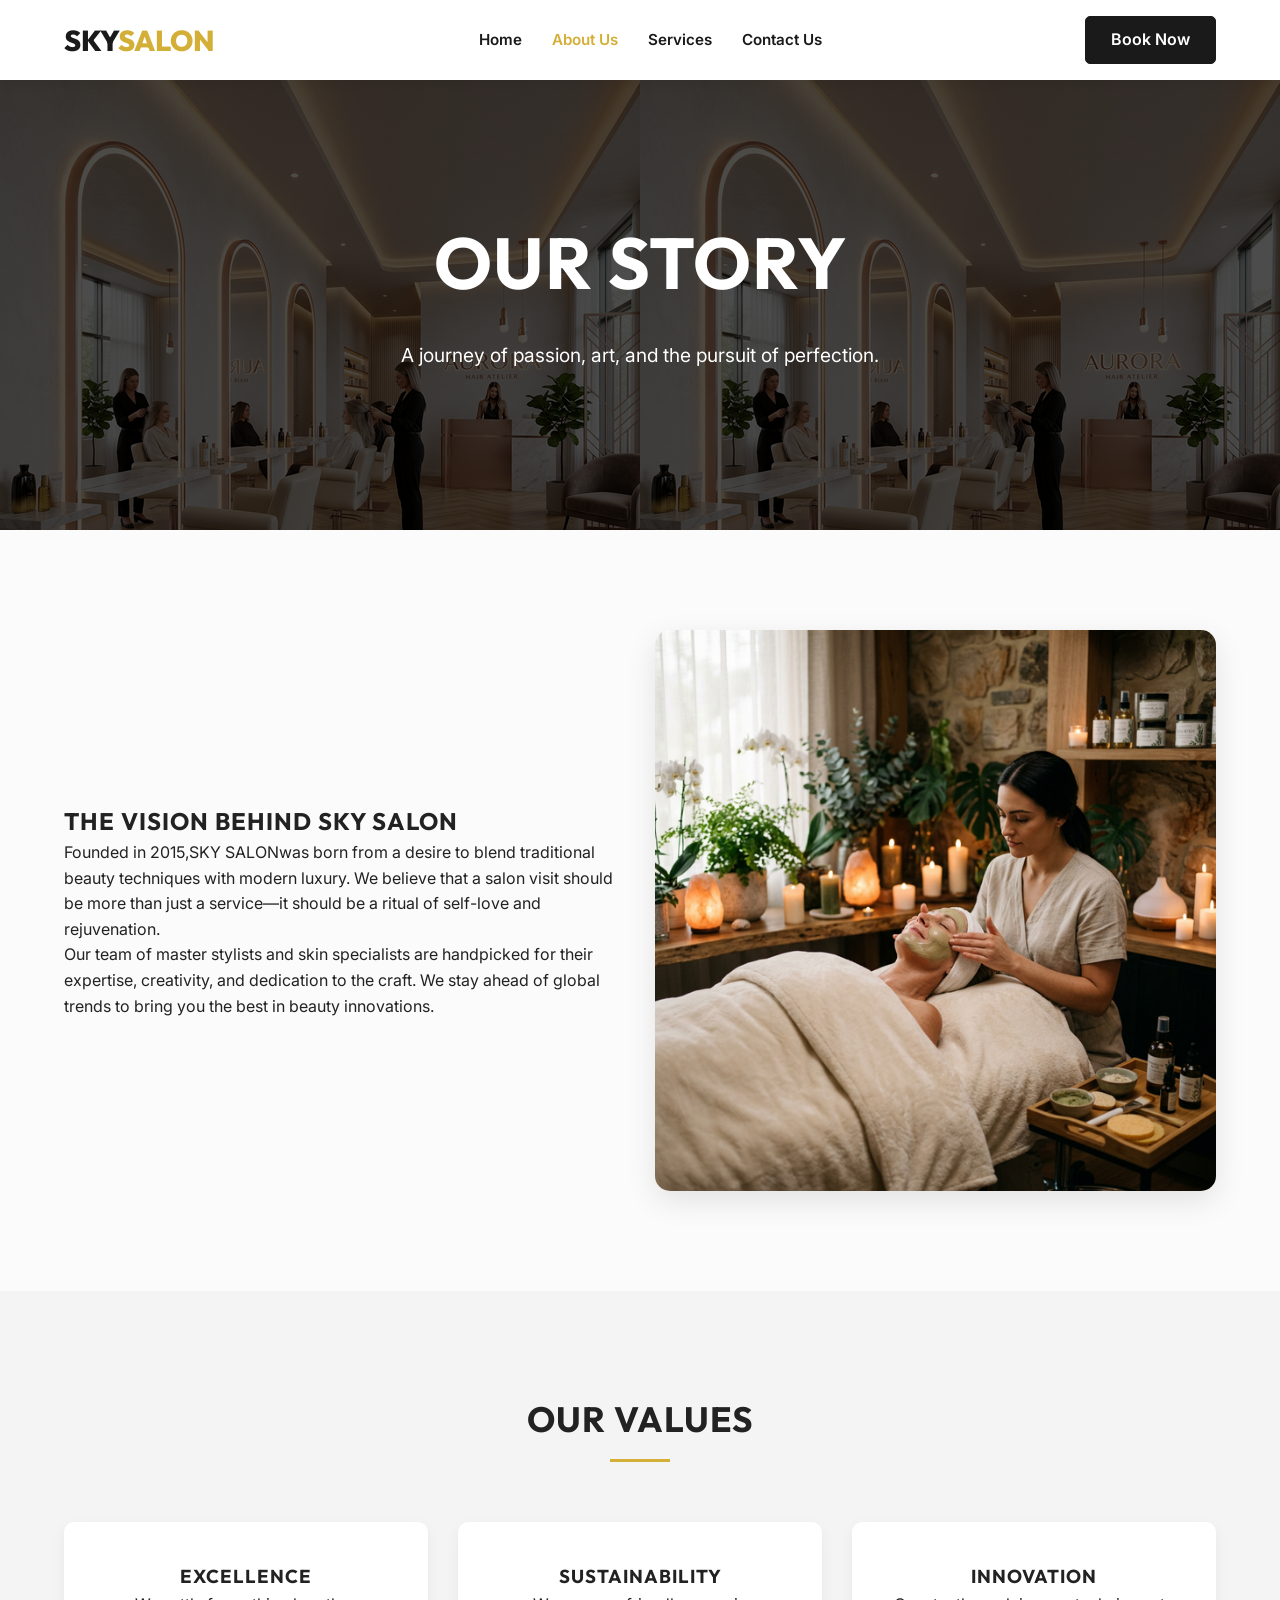
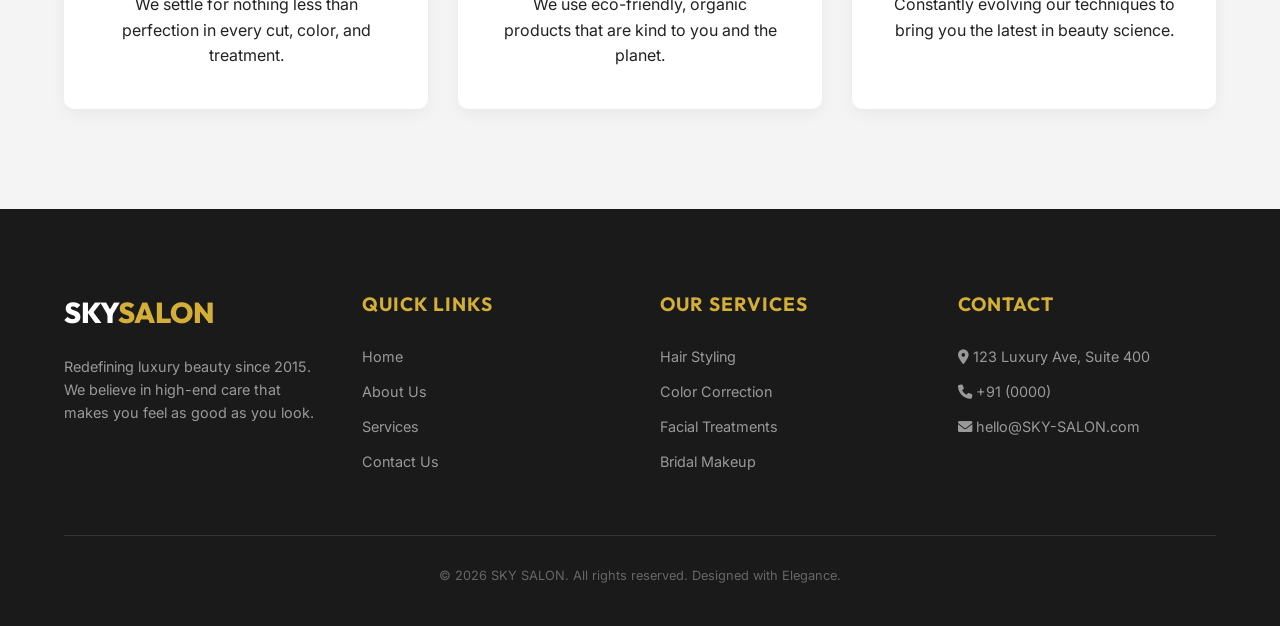
<file: about.html>
<!DOCTYPE html>
<html lang="en">

<head>
    <meta charset="UTF-8">
    <meta name="viewport" content="width=device-width, initial-scale=1.0">
    <title>About Us | SKY SALON</title>
    <link rel="stylesheet" href="style.css">
    <link
        href="https://fonts.googleapis.com/css2?family=Inter:wght@400;600;700&family=Outfit:wght@500;700;800&display=swap"
        rel="stylesheet">
    <link rel="stylesheet" href="https://cdnjs.cloudflare.com/ajax/libs/font-awesome/6.0.0/css/all.min.css">
</head>

<body>

    <header>
        <div class="logo">SKY<span>SALON</span></div>
        <nav>
            <ul>
                <li><a href="index.html">Home</a></li>
                <li><a href="about.html" style="color: var(--primary);">About Us</a></li>
                <li><a href="services.html">Services</a></li>
                <li><a href="contact.html">Contact Us</a></li>
            </ul>
        </nav>
        <a href="contact.html" class="btn-book">Book Now</a>
    </header>

    <main>
        <section class="hero"
            style="background: linear-gradient(rgba(0,0,0,0.7), rgba(0,0,0,0.7)), url('hero.png'); height: 50vh;">
            <h1>Our Story</h1>
            <p>A journey of passion, art, and the pursuit of perfection.</p>
        </section>

        <section>
            <div class="grid-3" style="align-items: center; grid-template-columns: 1fr 1fr;">
                <div>
                    <h2>The Vision behind SKY SALON</h2>
                    <p>Founded in 2015,SKY SALONwas born from a desire to blend traditional beauty techniques
                        with modern luxury. We believe that a salon visit should be more than just a service—it should
                        be a ritual of self-love and rejuvenation.</p>
                    <p>Our team of master stylists and skin specialists are handpicked for their expertise, creativity,
                        and dedication to the craft. We stay ahead of global trends to bring you the best in beauty
                        innovations.</p>
                </div>
                <img src="skin.png" alt="Our workspace"
                    style="width: 100%; border-radius: 15px; box-shadow: var(--shadow);">
            </div>
        </section>

        <section style="background: #f4f4f4;">
            <div class="section-title">
                <h2>Our Values</h2>
            </div>
            <div class="grid-3">
                <div class="card">
                    <h3>Excellence</h3>
                    <p>We settle for nothing less than perfection in every cut, color, and treatment.</p>
                </div>
                <div class="card">
                    <h3>Sustainability</h3>
                    <p>We use eco-friendly, organic products that are kind to you and the planet.</p>
                </div>
                <div class="card">
                    <h3>Innovation</h3>
                    <p>Constantly evolving our techniques to bring you the latest in beauty science.</p>
                </div>
            </div>
        </section>
    </main>

    <footer>
        <div class="footer-grid">
            <div class="footer-col">
                <div class="logo" style="color: white; margin-bottom: 20px;">SKY<span>SALON</span></div>
                <p>Redefining luxury beauty since 2015. We believe in high-end care that makes you feel as good as you
                    look.</p>
            </div>
            <div class="footer-col">
                <h3>Quick Links</h3>
                <ul>
                    <li><a href="index.html">Home</a></li>
                    <li><a href="about.html">About Us</a></li>
                    <li><a href="services.html">Services</a></li>
                    <li><a href="contact.html">Contact Us</a></li>
                </ul>
            </div>
            <div class="footer-col">
                <h3>Our Services</h3>
                <ul>
                    <li>Hair Styling</li>
                    <li>Color Correction</li>
                    <li>Facial Treatments</li>
                    <li>Bridal Makeup</li>
                </ul>
            </div>
            <div class="footer-col">
                <h3>Contact</h3>
                <p><i class="fas fa-map-marker-alt"></i> 123 Luxury Ave, Suite 400</p>
                <p><i class="fas fa-phone"></i> +91 (0000)</p>
                <p><i class="fas fa-envelope"></i> hello@SKY-SALON.com</p>
            </div>
        </div>
        <div class="footer-bottom">
            &copy; 2026 SKY SALON. All rights reserved. Designed with Elegance.
        </div>
    </footer>

</body>

</html>
</file>
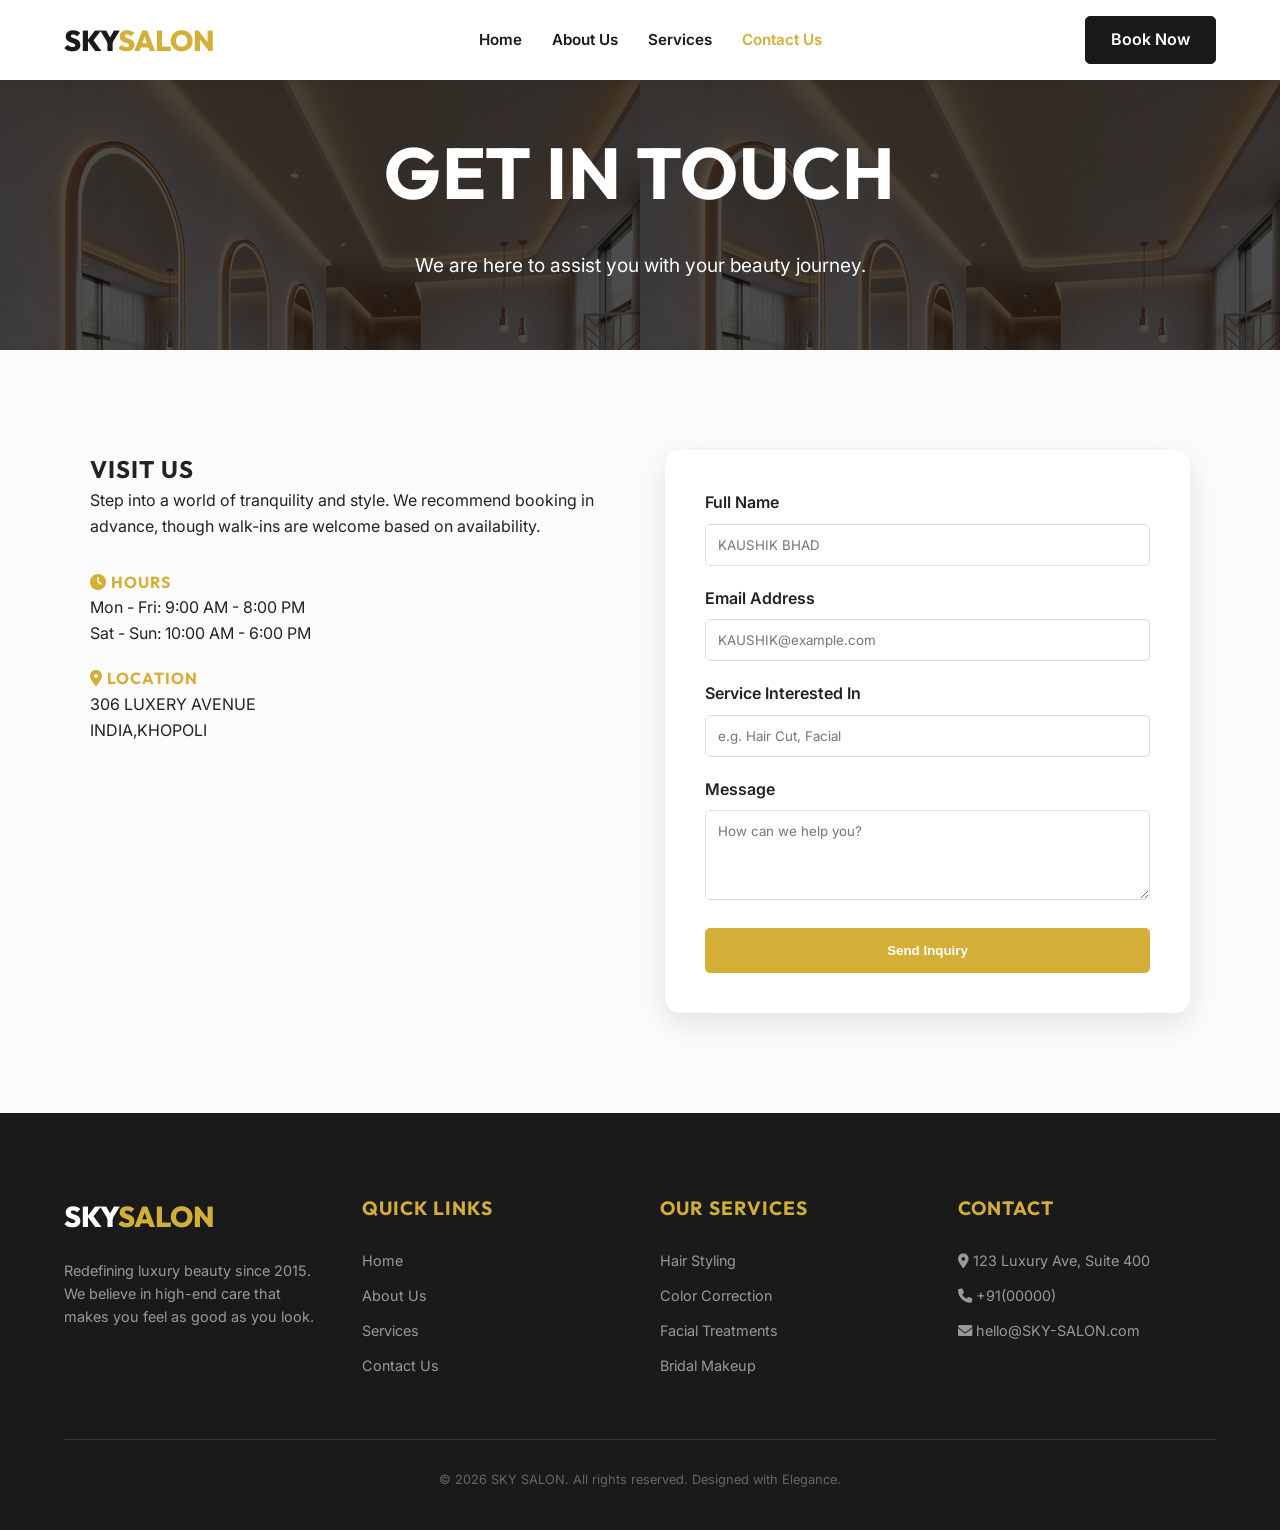
<file: contact.html>
<!DOCTYPE html>
<html lang="en">

<head>
    <meta charset="UTF-8">
    <meta name="viewport" content="width=device-width, initial-scale=1.0">
    <title>Contact Us | Ethereal Lounge</title>
    <link rel="stylesheet" href="style.css">
    <link
        href="https://fonts.googleapis.com/css2?family=Inter:wght@400;600;700&family=Outfit:wght@500;700;800&display=swap"
        rel="stylesheet">
    <link rel="stylesheet" href="https://cdnjs.cloudflare.com/ajax/libs/font-awesome/6.0.0/css/all.min.css">
    <style>
        .contact-container {
            display: grid;
            grid-template-columns: 1fr 1fr;
            gap: 50px;
            max-width: 1100px;
            margin: 0 auto;
        }

        .contact-form {
            background: white;
            padding: 40px;
            border-radius: 15px;
            box-shadow: var(--shadow);
        }

        .form-group {
            margin-bottom: 20px;
        }

        .form-group label {
            display: block;
            margin-bottom: 8px;
            font-weight: 600;
        }

        .form-group input,
        .form-group textarea {
            width: 100%;
            padding: 12px;
            border: 1px solid #ddd;
            border-radius: 5px;
            font-family: inherit;
        }

        .form-group input:focus,
        .form-group textarea:focus {
            outline: none;
            border-color: var(--primary);
        }

        .btn-submit {
            background: var(--primary);
            color: white;
            border: none;
            padding: 15px 30px;
            border-radius: 5px;
            font-weight: 700;
            cursor: pointer;
            width: 100%;
            transition: var(--transition);
        }

        .btn-submit:hover {
            background: var(--primary-dark);
            transform: translateY(-2px);
        }

        @media (max-width: 768px) {
            .contact-container {
                grid-template-columns: 1fr;
            }
        }
    </style>
</head>

<body>

    <header>
        <div class="logo">SKY<span>SALON</span></div>
        <nav>
            <ul>
                <li><a href="index.html">Home</a></li>
                <li><a href="about.html">About Us</a></li>
                <li><a href="services.html">Services</a></li>
                <li><a href="contact.html" style="color: var(--primary);">Contact Us</a></li>
            </ul>
        </nav>
        <a href="contact.html" class="btn-book">Book Now</a>
    </header>

    <main>
        <section class="hero"
            style="background: linear-gradient(rgba(0,0,0,0.7), rgba(0,0,0,0.7)), url('hero.png'); height: 30vh;">
            <h1>Get In Touch</h1>
            <p>We are here to assist you with your beauty journey.</p>
        </section>

        <section>
            <div class="contact-container">
                <div class="contact-info">
                    <h2>Visit Us</h2>
                    <p style="margin-bottom: 30px;">Step into a world of tranquility and style. We recommend booking in
                        advance, though walk-ins are welcome based on availability.</p>

                    <div style="margin-bottom: 20px;">
                        <h4 style="color: var(--primary);"><i class="fas fa-clock"></i> Hours</h4>
                        <p>Mon - Fri: 9:00 AM - 8:00 PM</p>
                        <p>Sat - Sun: 10:00 AM - 6:00 PM</p>
                    </div>

                    <div>
                        <h4 style="color: var(--primary);"><i class="fas fa-map-marker-alt"></i> Location</h4>
                        <p>306 LUXERY AVENUE</p>
                        <p>INDIA,KHOPOLI </p>
                    </div>
                </div>

                <div class="contact-form">
                    <form>
                        <div class="form-group">
                            <label>Full Name</label>
                            <input type="text" placeholder="KAUSHIK BHAD">
                        </div>
                        <div class="form-group">
                            <label>Email Address</label>
                            <input type="email" placeholder="KAUSHIK@example.com">
                        </div>
                        <div class="form-group">
                            <label>Service Interested In</label>
                            <input type="text" placeholder="e.g. Hair Cut, Facial">
                        </div>
                        <div class="form-group">
                            <label>Message</label>
                            <textarea rows="4" placeholder="How can we help you?"></textarea>
                        </div>
                        <button type="submit" class="btn-submit">Send Inquiry</button>
                    </form>
                </div>
            </div>
        </section>
    </main>

    <footer>
        <div class="footer-grid">
            <div class="footer-col">
                <div class="logo" style="color: white; margin-bottom: 20px;">SKY<span>SALON</span></div>
                <p>Redefining luxury beauty since 2015. We believe in high-end care that makes you feel as good as you
                    look.</p>
            </div>
            <div class="footer-col">
                <h3>Quick Links</h3>
                <ul>
                    <li><a href="index.html">Home</a></li>
                    <li><a href="about.html">About Us</a></li>
                    <li><a href="services.html">Services</a></li>
                    <li><a href="contact.html">Contact Us</a></li>
                </ul>
            </div>
            <div class="footer-col">
                <h3>Our Services</h3>
                <ul>
                    <li>Hair Styling</li>
                    <li>Color Correction</li>
                    <li>Facial Treatments</li>
                    <li>Bridal Makeup</li>
                </ul>
            </div>
            <div class="footer-col">
                <h3>Contact</h3>
                <p><i class="fas fa-map-marker-alt"></i> 123 Luxury Ave, Suite 400</p>
                <p><i class="fas fa-phone"></i> +91(00000)</p>
                <p><i class="fas fa-envelope"></i> hello@SKY-SALON.com</p>
            </div>
        </div>
        <div class="footer-bottom">
            &copy; 2026 SKY SALON. All rights reserved. Designed with Elegance.
        </div>
    </footer>

</body>

</html>
</file>
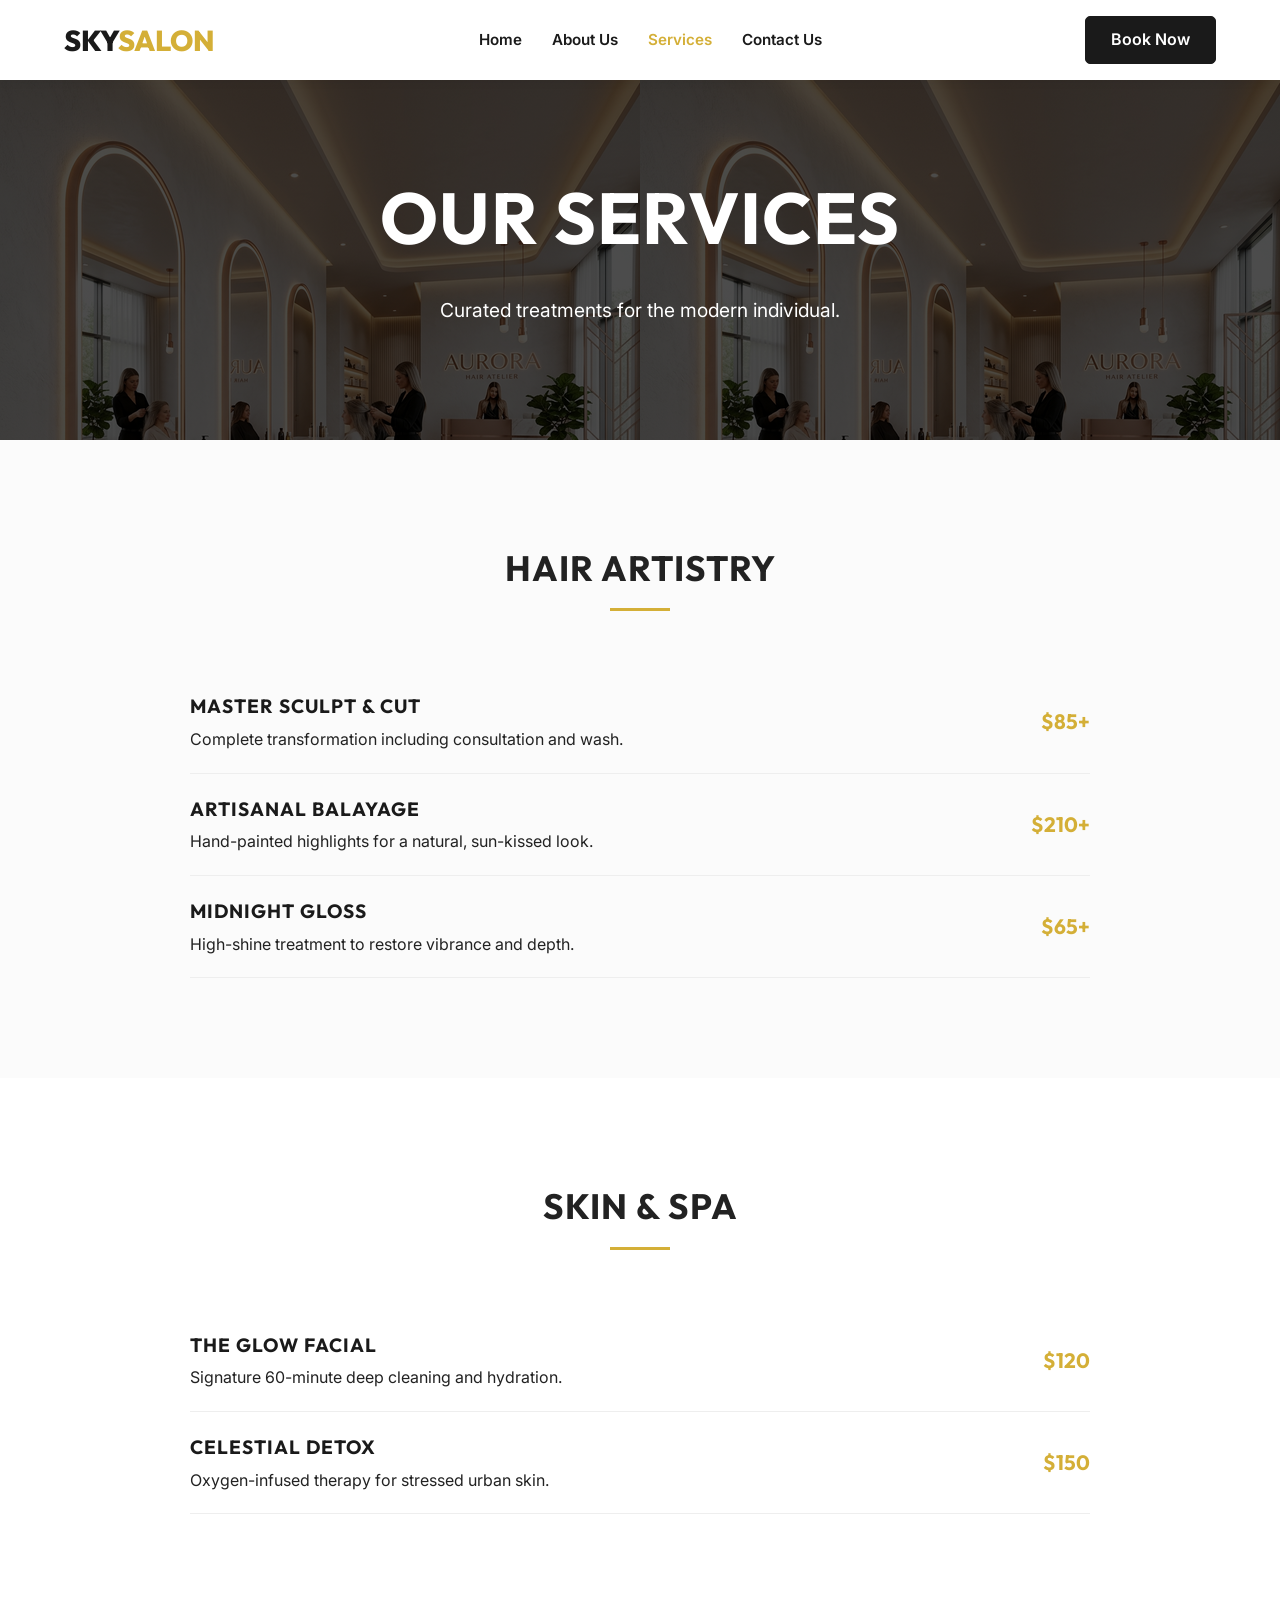
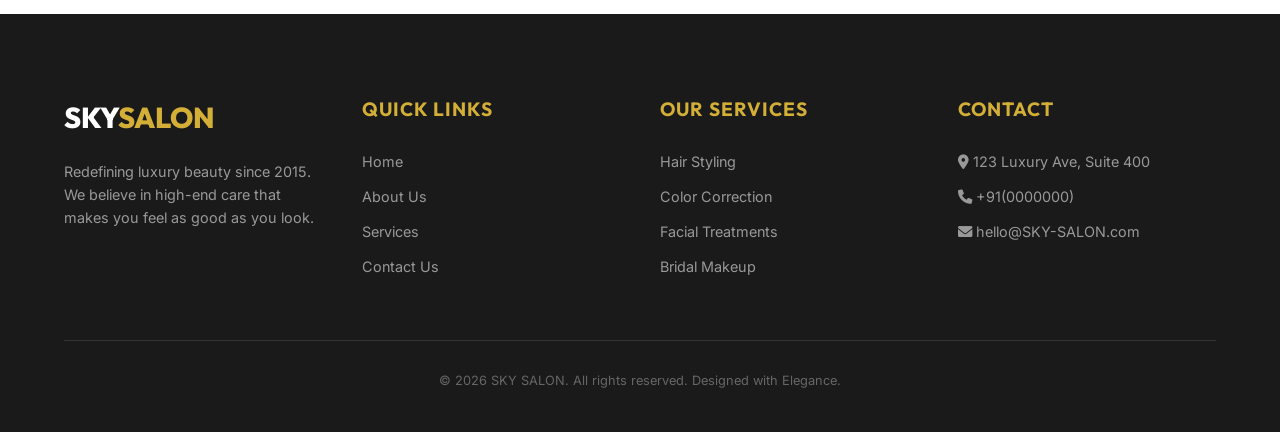
<file: services.html>
<!DOCTYPE html>
<html lang="en">

<head>
    <meta charset="UTF-8">
    <meta name="viewport" content="width=device-width, initial-scale=1.0">
    <title>Our Services | SKY SALON</title>
    <link rel="stylesheet" href="style.css">
    <link
        href="https://fonts.googleapis.com/css2?family=Inter:wght@400;600;700&family=Outfit:wght@500;700;800&display=swap"
        rel="stylesheet">
    <link rel="stylesheet" href="https://cdnjs.cloudflare.com/ajax/libs/font-awesome/6.0.0/css/all.min.css">
    <style>
        .service-list {
            max-width: 900px;
            margin: 0 auto;
        }

        .service-item {
            display: flex;
            justify-content: space-between;
            align-items: center;
            padding: 20px 0;
            border-bottom: 1px solid #eee;
        }

        .service-info h4 {
            font-size: 1.2rem;
            margin-bottom: 5px;
            color: var(--secondary);
        }

        .service-price {
            font-family: 'Outfit', sans-serif;
            font-weight: 700;
            color: var(--primary);
            font-size: 1.3rem;
        }
    </style>
</head>

<body>

    <header>
        <div class="logo">SKY<span>SALON</span></div>
        <nav>
            <ul>
                <li><a href="index.html">Home</a></li>
                <li><a href="about.html">About Us</a></li>
                <li><a href="services.html" style="color: var(--primary);">Services</a></li>
                <li><a href="contact.html">Contact Us</a></li>
            </ul>
        </nav>
        <a href="contact.html" class="btn-book">Book Now</a>
    </header>

    <main>
        <section class="hero"
            style="background: linear-gradient(rgba(0,0,0,0.7), rgba(0,0,0,0.7)), url('hero.png'); height: 40vh;">
            <h1>Our Services</h1>
            <p>Curated treatments for the modern individual.</p>
        </section>

        <section>
            <div class="section-title">
                <h2>Hair Artistry</h2>
            </div>
            <div class="service-list">
                <div class="service-item">
                    <div class="service-info">
                        <h4>Master Sculpt & Cut</h4>
                        <p>Complete transformation including consultation and wash.</p>
                    </div>
                    <div class="service-price">$85+</div>
                </div>
                <div class="service-item">
                    <div class="service-info">
                        <h4>Artisanal Balayage</h4>
                        <p>Hand-painted highlights for a natural, sun-kissed look.</p>
                    </div>
                    <div class="service-price">$210+</div>
                </div>
                <div class="service-item">
                    <div class="service-info">
                        <h4>Midnight Gloss</h4>
                        <p>High-shine treatment to restore vibrance and depth.</p>
                    </div>
                    <div class="service-price">$65+</div>
                </div>
            </div>
        </section>

        <section style="background: white;">
            <div class="section-title">
                <h2>Skin & Spa</h2>
            </div>
            <div class="service-list">
                <div class="service-item">
                    <div class="service-info">
                        <h4>The Glow Facial</h4>
                        <p>Signature 60-minute deep cleaning and hydration.</p>
                    </div>
                    <div class="service-price">$120</div>
                </div>
                <div class="service-item">
                    <div class="service-info">
                        <h4>Celestial Detox</h4>
                        <p>Oxygen-infused therapy for stressed urban skin.</p>
                    </div>
                    <div class="service-price">$150</div>
                </div>
            </div>
        </section>
    </main>

    <footer>
        <div class="footer-grid">
            <div class="footer-col">
                <div class="logo" style="color: white; margin-bottom: 20px;">SKY<span>SALON</span></div>
                <p>Redefining luxury beauty since 2015. We believe in high-end care that makes you feel as good as you
                    look.</p>
            </div>
            <div class="footer-col">
                <h3>Quick Links</h3>
                <ul>
                    <li><a href="index.html">Home</a></li>
                    <li><a href="about.html">About Us</a></li>
                    <li><a href="services.html">Services</a></li>
                    <li><a href="contact.html">Contact Us</a></li>
                </ul>
            </div>
            <div class="footer-col">
                <h3>Our Services</h3>
                <ul>
                    <li>Hair Styling</li>
                    <li>Color Correction</li>
                    <li>Facial Treatments</li>
                    <li>Bridal Makeup</li>
                </ul>
            </div>
            <div class="footer-col">
                <h3>Contact</h3>
                <p><i class="fas fa-map-marker-alt"></i> 123 Luxury Ave, Suite 400</p>
                <p><i class="fas fa-phone"></i> +91(0000000)</p>
                <p><i class="fas fa-envelope"></i> hello@SKY-SALON.com</p>
            </div>
        </div>
        <div class="footer-bottom">
            &copy; 2026 SKY SALON. All rights reserved. Designed with Elegance.
        </div>
    </footer>

</body>

</html>
</file>
<file: style.css>
/* 
  Premium Salon Website Styles 
  Color Palette: 
    --primary: #D4AF37 (Metallic Gold)
    --secondary: #1A1A1A (Carbon Black)
    --accent: #F9F9F9 (Soft White)
    --text: #333333
    --text-light: #666666
*/

:root {
    --primary: #D4AF37;
    --primary-dark: #B8860B;
    --secondary: #1A1A1A;
    --accent: #FFFFFF;
    --bg-light: #FBFBFB;
    --text: #222222;
    --text-muted: #777777;
    --transition: all 0.3s cubic-bezier(0.4, 0, 0.2, 1);
    --shadow: 0 10px 30px rgba(0, 0, 0, 0.1);
    --header-height: 80px;
}

* {
    margin: 0;
    padding: 0;
    box-sizing: border-box;
}

body {
    font-family: 'Inter', -apple-system, BlinkMacSystemFont, "Segoe UI", Roboto, sans-serif;
    color: var(--text);
    background-color: var(--bg-light);
    line-height: 1.6;
    overflow-x: hidden;
}

/* Typography */
h1,
h2,
h3,
h4 {
    font-family: 'Outfit', sans-serif;
    font-weight: 700;
    text-transform: uppercase;
    letter-spacing: 1px;
}

a {
    text-decoration: none;
    color: inherit;
    transition: var(--transition);
}

ul {
    list-style: none;
}

/* Shared Header */
header {
    height: var(--header-height);
    background: var(--accent);
    display: flex;
    justify-content: space-between;
    align-items: center;
    padding: 0 5%;
    position: sticky;
    top: 0;
    z-index: 1000;
    box-shadow: 0 2px 10px rgba(0, 0, 0, 0.05);
}

.logo {
    font-family: 'Outfit', sans-serif;
    font-size: 1.8rem;
    font-weight: 800;
    color: var(--secondary);
}

.logo span {
    color: var(--primary);
}

nav ul {
    display: flex;
    gap: 30px;
}

nav ul li a {
    font-weight: 600;
    font-size: 0.95rem;
    color: var(--secondary);
    position: relative;
    padding-bottom: 5px;
}

nav ul li a::after {
    content: '';
    position: absolute;
    bottom: 0;
    left: 0;
    width: 0;
    height: 2px;
    background: var(--primary);
    transition: var(--transition);
}

nav ul li a:hover {
    color: var(--primary);
}

nav ul li a:hover::after {
    width: 100%;
}

.btn-book {
    background: var(--secondary);
    color: var(--accent);
    padding: 10px 25px;
    border-radius: 5px;
    font-weight: 600;
    transition: var(--transition);
    border: 1px solid var(--secondary);
}

.btn-book:hover {
    background: transparent;
    color: var(--secondary);
    transform: translateY(-3px);
    box-shadow: var(--shadow);
}

/* Shared Footer */
footer {
    background: var(--secondary);
    color: var(--accent);
    padding: 80px 5% 40px;
}

.footer-grid {
    display: grid;
    grid-template-columns: repeat(auto-fit, minmax(200px, 1fr));
    gap: 40px;
    margin-bottom: 50px;
}

.footer-col h3 {
    margin-bottom: 25px;
    color: var(--primary);
    font-size: 1.2rem;
}

.footer-col p,
.footer-col li {
    color: #999;
    margin-bottom: 12px;
    font-size: 0.9rem;
}

.footer-col li a:hover {
    color: var(--primary);
    padding-left: 5px;
}

.footer-bottom {
    padding-top: 30px;
    border-top: 1px solid #333;
    text-align: center;
    font-size: 0.8rem;
    color: #666;
}

/* Hero Section */
.hero {
    height: calc(100vh - var(--header-height));
    background: linear-gradient(rgba(0, 0, 0, 0.5), rgba(0, 0, 0, 0.5)), url('hero.png');
    background-size: cover;
    background-position: center;
    display: flex;
    flex-direction: column;
    justify-content: center;
    align-items: center;
    text-align: center;
    color: var(--accent);
    padding: 0 5%;
}

.hero h1 {
    font-size: 4.5rem;
    margin-bottom: 20px;
    animation: fadeInUp 1s ease;
}

.hero p {
    font-size: 1.2rem;
    max-width: 600px;
    margin-bottom: 35px;
    animation: fadeInUp 1s ease 0.2s backwards;
}

.hero .btns {
    animation: fadeInUp 1s ease 0.4s backwards;
}

/* Animations */
@keyframes fadeInUp {
    from {
        opacity: 0;
        transform: translateY(30px);
    }

    to {
        opacity: 1;
        transform: translateY(0);
    }
}

/* Media Queries */
@media (max-width: 992px) {
    .hero h1 {
        font-size: 3.5rem;
    }

    header {
        padding: 0 3%;
    }
}

@media (max-width: 768px) {
    nav {
        display: none;
        /* simple for now, can add toggle later if requested */
    }

    .hero h1 {
        font-size: 2.8rem;
    }

    .footer-grid {
        grid-template-columns: 1fr;
        text-align: center;
    }
}

/* Additional Sections */
section {
    padding: 100px 5%;
}

.section-title {
    text-align: center;
    margin-bottom: 60px;
}

.section-title h2 {
    font-size: 2.2rem;
    position: relative;
    display: inline-block;
    padding-bottom: 15px;
}

.section-title h2::after {
    content: '';
    position: absolute;
    bottom: 0;
    left: 50%;
    transform: translateX(-50%);
    width: 60px;
    height: 3px;
    background: var(--primary);
}

.grid-3 {
    display: grid;
    grid-template-columns: repeat(auto-fit, minmax(300px, 1fr));
    gap: 30px;
}

.card {
    background: white;
    padding: 40px;
    border-radius: 10px;
    box-shadow: 0 5px 15px rgba(0, 0, 0, 0.05);
    transition: var(--transition);
    text-align: center;
}

.card:hover {
    transform: translateY(-10px);
    box-shadow: var(--shadow);
}

.card i {
    font-size: 3rem;
    color: var(--primary);
    margin-bottom: 20px;
}
</file>
